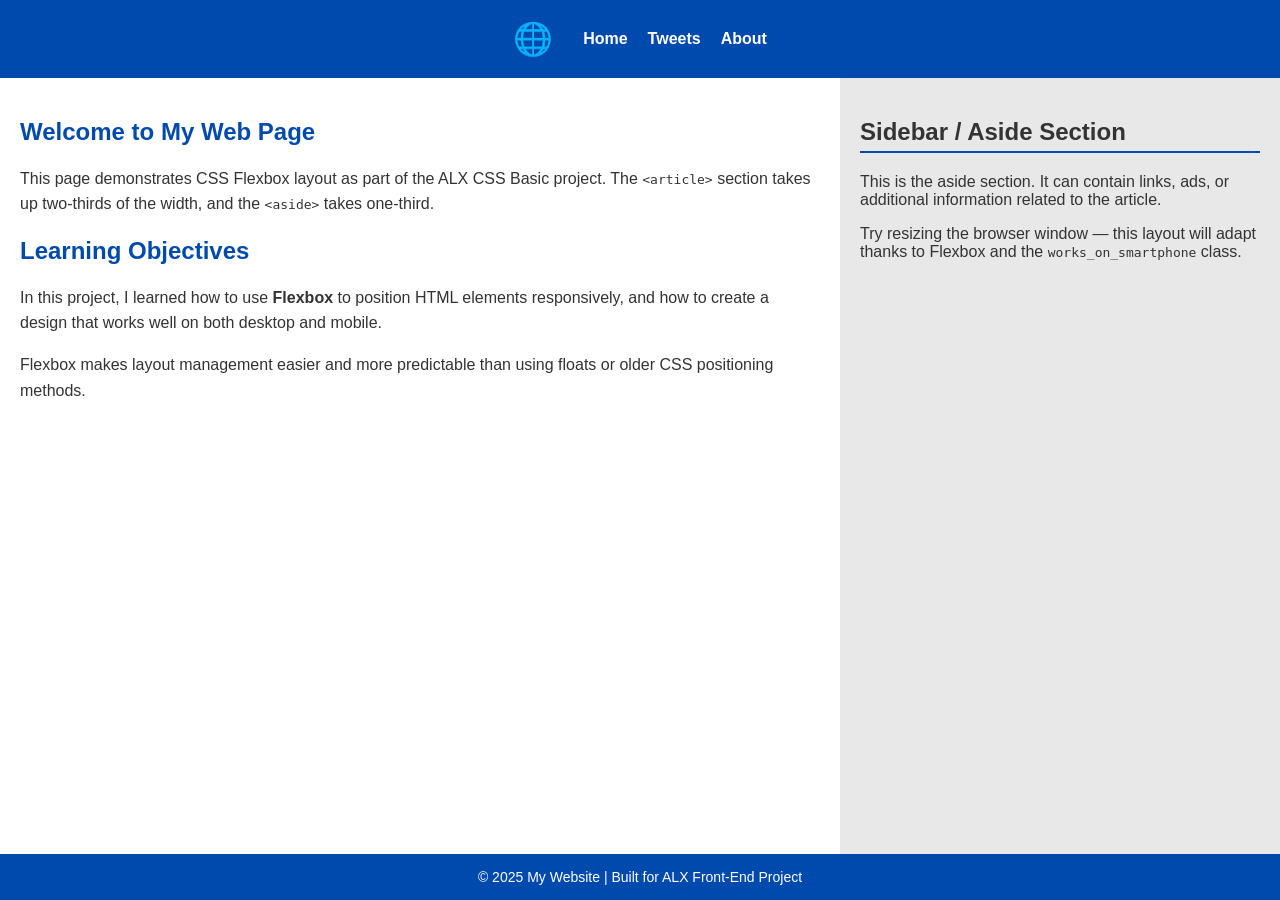
<file: css_basic/index.html>
<!DOCTYPE html>
<html lang="en">
  <head>
    <meta charset="UTF-8" />
    <meta name="viewport" content="width=device-width, initial-scale=1.0" />
    <title>My ALX CSS Basic Page</title>

    <!-- Link base and custom styles -->
    <link rel="stylesheet" href="base.css" />
    <link rel="stylesheet" href="styles.css" />
  </head>

  <body class="works_on_smartphone">
    <header>
      <ul>
        <!-- Optional logo using Unicode (e.g. 🌐) -->
        <li class="logo">&#127760;</li>
        <li><a href="index.html">Home</a></li>
        <li><a href="tweets.html">Tweets</a></li>
        <li><a href="#">About</a></li>
      </ul>
    </header>

    <main>
      <article>
        <h1>Welcome to My Web Page</h1>
        <p>
          This page demonstrates CSS Flexbox layout as part of the ALX CSS Basic
          project. The <code>&lt;article&gt;</code> section takes up two-thirds
          of the width, and the <code>&lt;aside&gt;</code> takes one-third.
        </p>

        <h2>Learning Objectives</h2>
        <p>
          In this project, I learned how to use <strong>Flexbox</strong> to
          position HTML elements responsively, and how to create a design that
          works well on both desktop and mobile.
        </p>

        <p>
          Flexbox makes layout management easier and more predictable than using
          floats or older CSS positioning methods.
        </p>
      </article>

      <aside>
        <h2>Sidebar / Aside Section</h2>
        <p>
          This is the aside section. It can contain links, ads, or additional
          information related to the article.
        </p>
        <p>
          Try resizing the browser window — this layout will adapt thanks to
          Flexbox and the <code>works_on_smartphone</code> class.
        </p>
      </aside>
    </main>

    <footer>
      <p>© 2025 My Website | Built for ALX Front-End Project</p>
    </footer>
  </body>
</html>
</file>
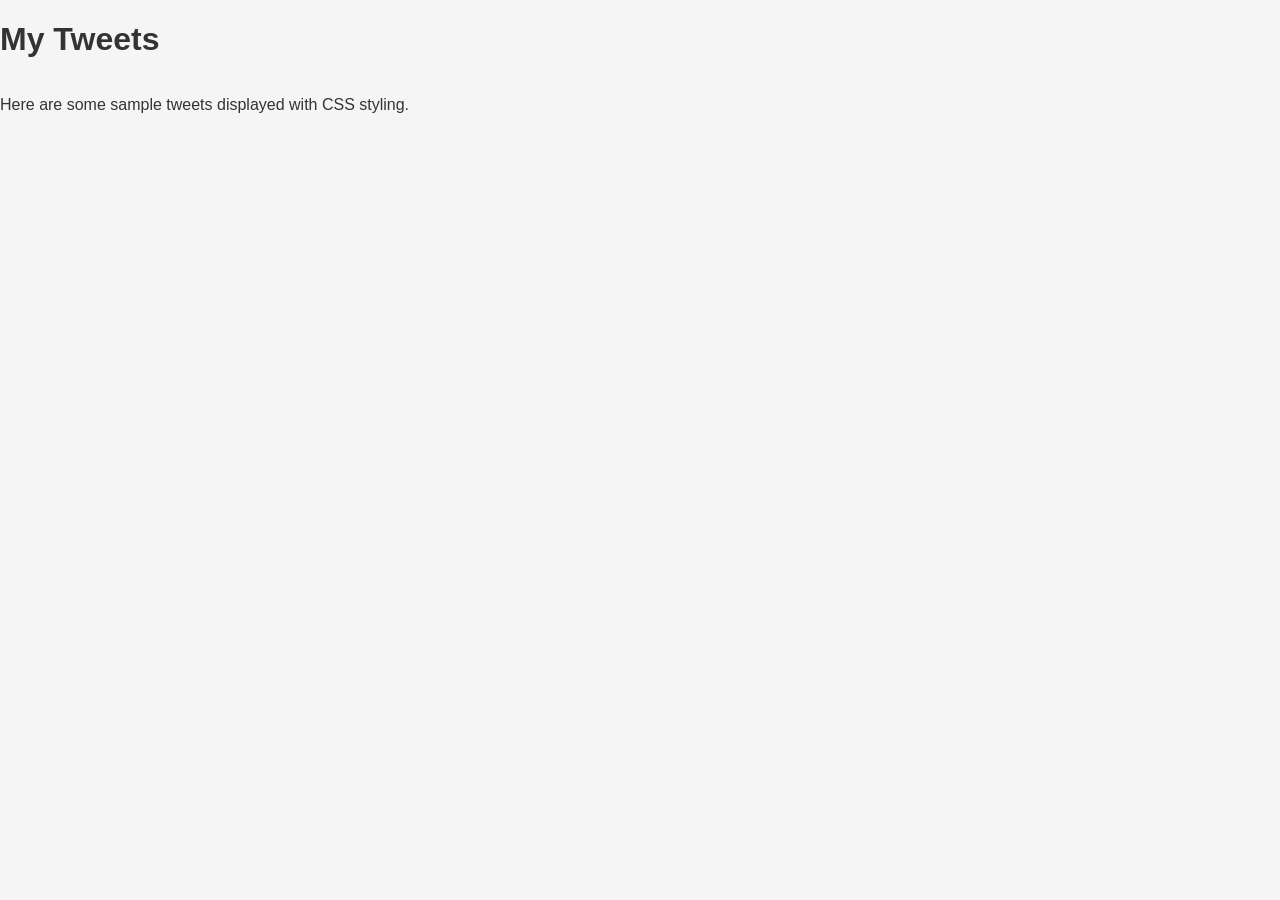
<file: css_basic/tweets.html>
<!DOCTYPE html>
<html lang="en">
<head>
  <meta charset="UTF-8">
  <meta name="viewport" content="width=device-width, initial-scale=1.0">
  <title>Tweets Page</title>
  <link rel="stylesheet" href="base.css">
  <link rel="stylesheet" href="styles.css">
</head>
<body>
  <h1>My Tweets</h1>
  <p>Here are some sample tweets displayed with CSS styling.</p>
</body>
</html>
</file>
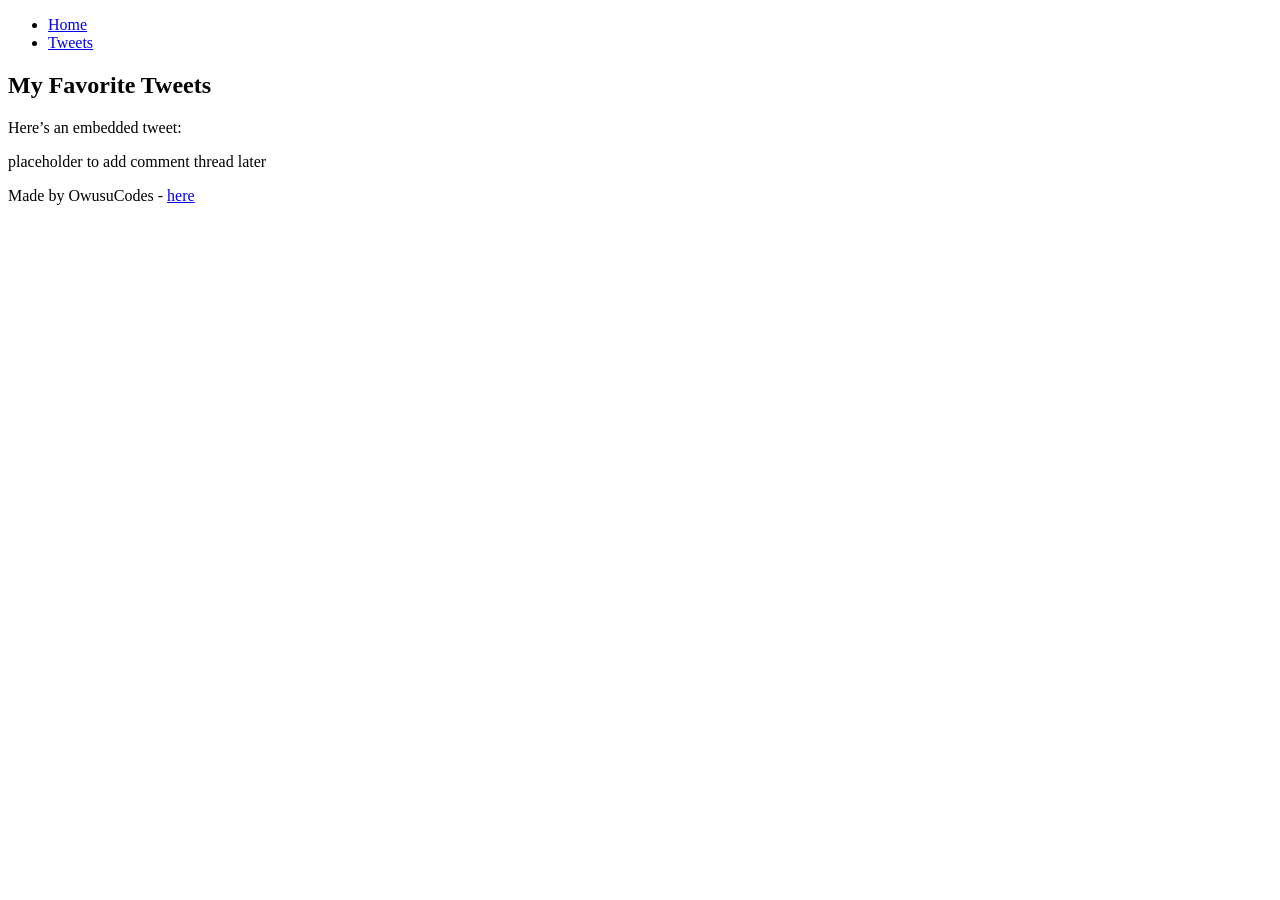
<file: css_basics/tweets.html>
<!DOCTYPE html>
<html lang="en">
<head>
  <meta charset="UTF-8">
  <title>My Tweets Page</title>
</head>
<body>
  <header>
    <ul>
      <li><a href="index.html">Home</a></li>
      <li><a href="tweets.html">Tweets</a></li>
    </ul>
  </header>

  <main>
    <article>
      <h1>My Favorite Tweets</h1>
      <p>Here’s an embedded tweet:</p>

      <blockquote class="twitter-tweet">
        <a href="https://x.com/elonmusk/status/1971796752463548834"></a>
      </blockquote>
      <script async src="https://platform.twitter.com/widgets.js" charset="utf-8"></script>
    </article>

    <aside>
      <p>placeholder to add comment thread later</p>
    </aside>
  </main>

  <footer>
    <p>Made by OwusuCodes - <a href="https://github.com/OwusuAsiedu" target="_blank">here</a></p>
  </footer>
</body>
</html>
</file>
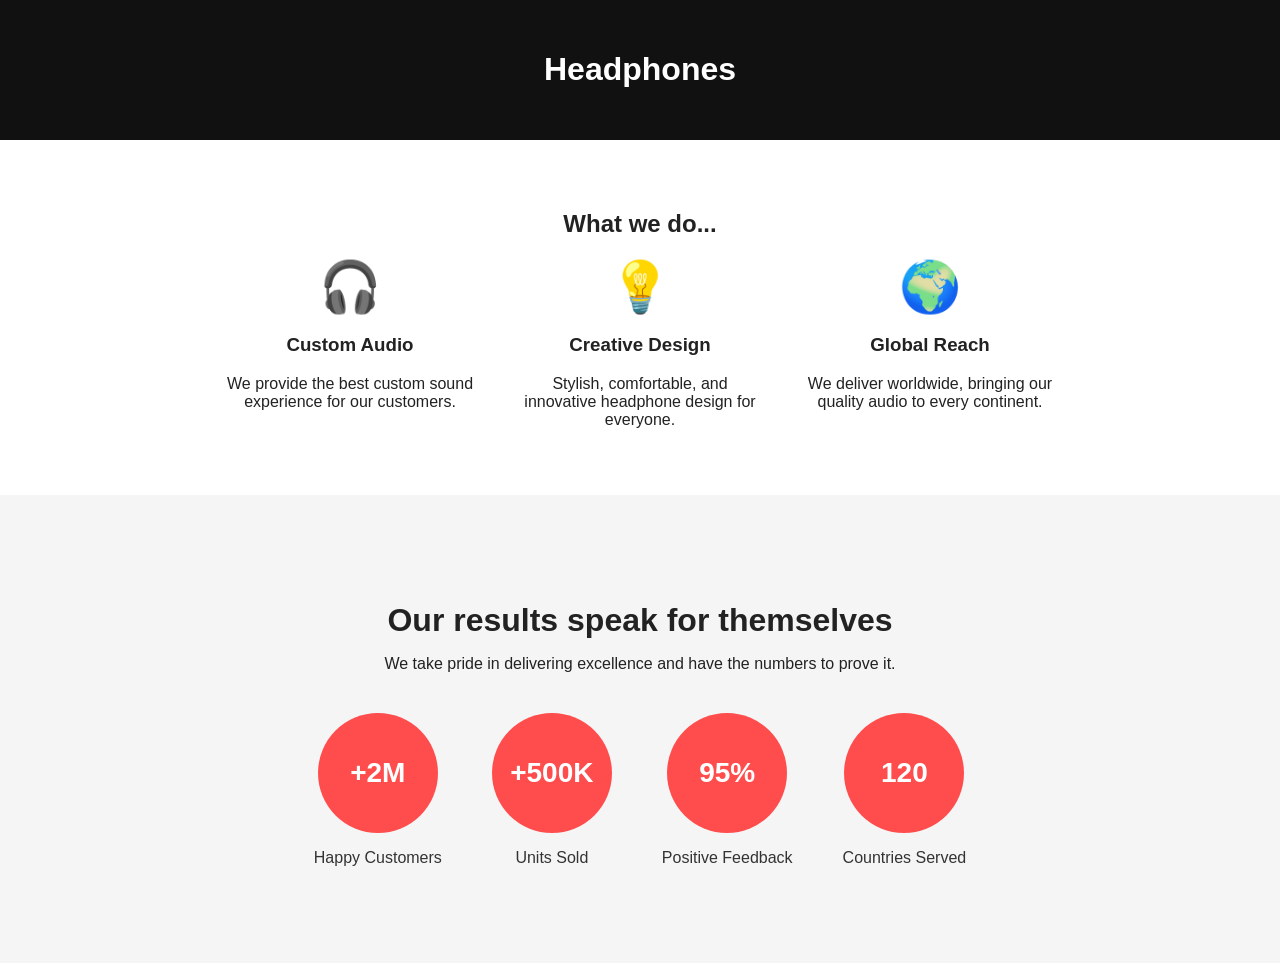
<file: headphones/2-index.html>
<!DOCTYPE html>
<html lang="en">
<head>
  <meta charset="UTF-8">
  <title>Headphones - Our Results</title>
  <link rel="stylesheet" href="2-styles.css">
</head>
<body>

  <!-- Header (same as before) -->
  <header>
    <h1>Headphones</h1>
  </header>

  <!-- What we do Section (reused) -->
  <section id="what-we-do">
    <h2>What we do...</h2>
    <div class="services">
      <div class="service">
        <div class="icon">🎧</div>
        <h3>Custom Audio</h3>
        <p>We provide the best custom sound experience for our customers.</p>
      </div>
      <div class="service">
        <div class="icon">💡</div>
        <h3>Creative Design</h3>
        <p>Stylish, comfortable, and innovative headphone design for everyone.</p>
      </div>
      <div class="service">
        <div class="icon">🌍</div>
        <h3>Global Reach</h3>
        <p>We deliver worldwide, bringing our quality audio to every continent.</p>
      </div>
    </div>
  </section>

  <!-- Our Results Section -->
  <section id="our-results">
    <h2>Our results speak for themselves</h2>
    <p>We take pride in delivering excellence and have the numbers to prove it.</p>
    <div class="results-container">
      <div class="result">
        <div class="circle">+2M</div>
        <p>Happy Customers</p>
      </div>
      <div class="result">
        <div class="circle">+500K</div>
        <p>Units Sold</p>
      </div>
      <div class="result">
        <div class="circle">95%</div>
        <p>Positive Feedback</p>
      </div>
      <div class="result">
        <div class="circle">120</div>
        <p>Countries Served</p>
      </div>
    </div>
  </section>

</body>
</html>
</file>
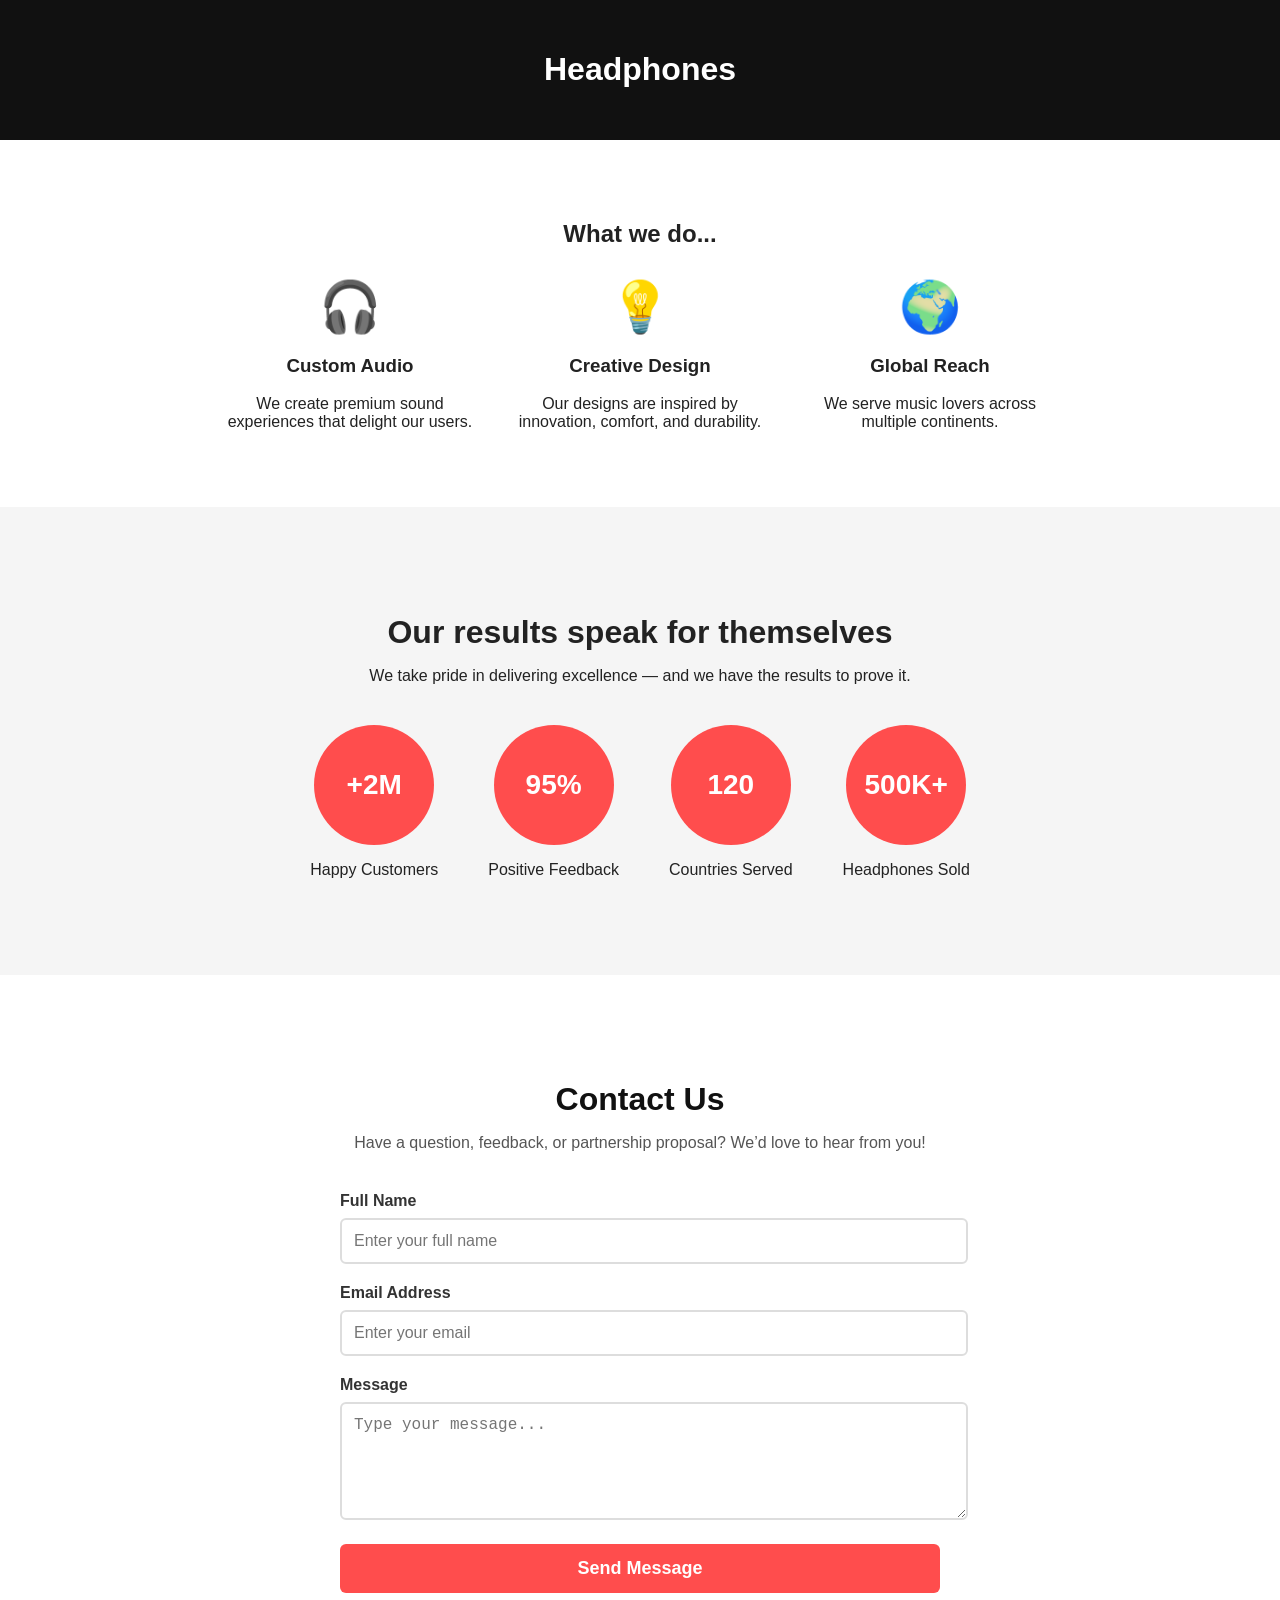
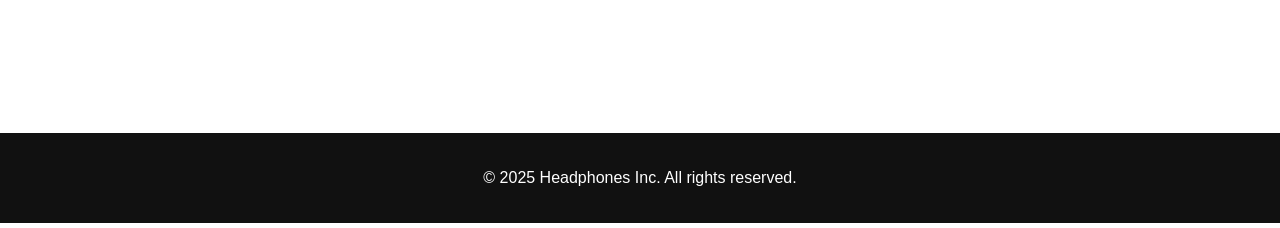
<file: headphones/3-index.html>
<!DOCTYPE html>
<html lang="en">
<head>
  <meta charset="UTF-8">
  <title>Headphones - Contact Us</title>
  <link rel="stylesheet" href="3-styles.css">
</head>
<body>

  <!-- Header -->
  <header>
    <h1>Headphones</h1>
  </header>

  <!-- What We Do -->
  <section id="what-we-do">
    <h2>What we do...</h2>
    <div class="services">
      <div class="service">
        <div class="icon">🎧</div>
        <h3>Custom Audio</h3>
        <p>We create premium sound experiences that delight our users.</p>
      </div>
      <div class="service">
        <div class="icon">💡</div>
        <h3>Creative Design</h3>
        <p>Our designs are inspired by innovation, comfort, and durability.</p>
      </div>
      <div class="service">
        <div class="icon">🌍</div>
        <h3>Global Reach</h3>
        <p>We serve music lovers across multiple continents.</p>
      </div>
    </div>
  </section>

  <!-- Our Results -->
  <section id="our-results">
    <h2>Our results speak for themselves</h2>
    <p>We take pride in delivering excellence — and we have the results to prove it.</p>

    <div class="results-container">
      <div class="result">
        <div class="circle">+2M</div>
        <p>Happy Customers</p>
      </div>
      <div class="result">
        <div class="circle">95%</div>
        <p>Positive Feedback</p>
      </div>
      <div class="result">
        <div class="circle">120</div>
        <p>Countries Served</p>
      </div>
      <div class="result">
        <div class="circle">500K+</div>
        <p>Headphones Sold</p>
      </div>
    </div>
  </section>

  <!-- Contact Us -->
  <section id="contact">
    <h2>Contact Us</h2>
    <p>Have a question, feedback, or partnership proposal? We’d love to hear from you!</p>

    <form class="contact-form" method="post" action="#">
      <div class="form-group">
        <label for="name">Full Name</label>
        <input type="text" id="name" name="name" placeholder="Enter your full name" required>
      </div>

      <div class="form-group">
        <label for="email">Email Address</label>
        <input type="email" id="email" name="email" placeholder="Enter your email" required>
      </div>

      <div class="form-group">
        <label for="message">Message</label>
        <textarea id="message" name="message" rows="5" placeholder="Type your message..." required></textarea>
      </div>

      <button type="submit" class="submit-btn">Send Message</button>
    </form>
  </section>

  <!-- Footer -->
  <footer>
    <p>&copy; 2025 Headphones Inc. All rights reserved.</p>
  </footer>

</body>
</html>
</file>
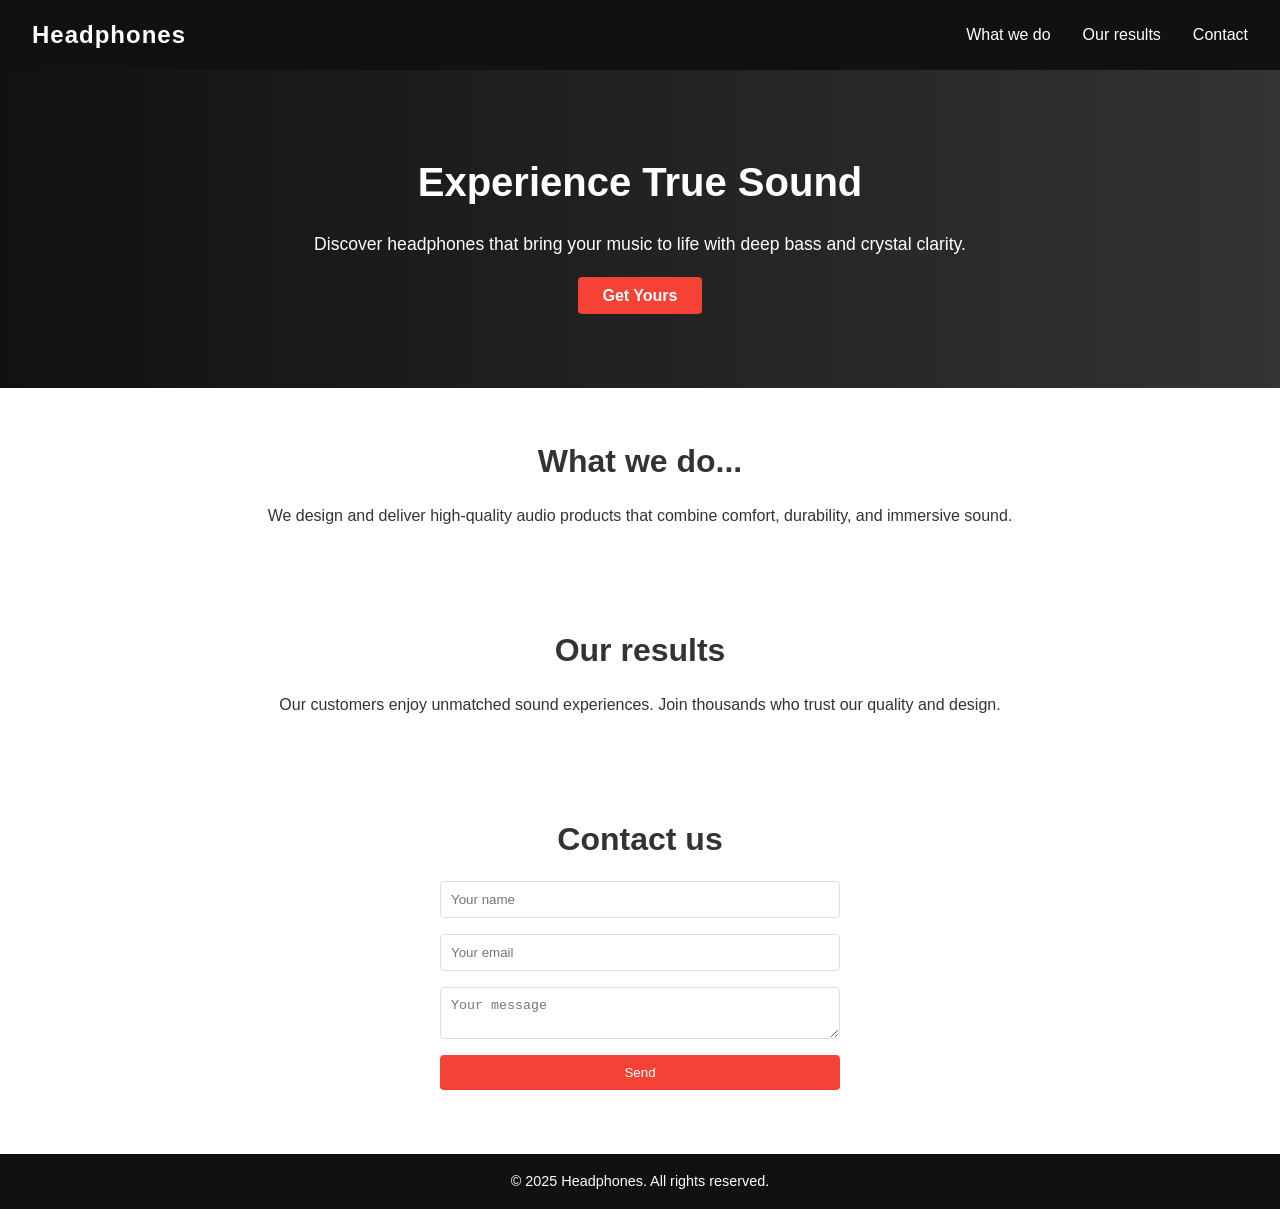
<file: headphones/8-index.html>
<!DOCTYPE html>
<html lang="en">
<head>
  <meta charset="UTF-8">
  <meta name="viewport" content="width=device-width, initial-scale=1.0">
  <title>Headphones</title>
  <link rel="stylesheet" href="8-styles.css">
</head>
<body>
  <!-- Header Section -->
  <header>
    <nav class="navbar">
      <div class="logo">Headphones</div>
      <ul class="nav-links" id="navLinks">
        <li><a href="#what-we-do">What we do</a></li>
        <li><a href="#our-results">Our results</a></li>
        <li><a href="#contact">Contact</a></li>
      </ul>

      <!-- Hamburger icon -->
      <div class="hamburger" id="hamburger">
        <span></span>
        <span></span>
        <span></span>
      </div>
    </nav>
  </header>

  <!-- Hero Section -->
  <section class="hero">
    <div class="hero-content">
      <h1>Experience True Sound</h1>
      <p>Discover headphones that bring your music to life with deep bass and crystal clarity.</p>
      <a href="#contact" class="btn">Get Yours</a>
    </div>
  </section>

  <!-- What We Do Section -->
  <section id="what-we-do" class="what-we-do">
    <h2>What we do...</h2>
    <p>We design and deliver high-quality audio products that combine comfort, durability, and immersive sound.</p>
  </section>

  <!-- Our Results Section -->
  <section id="our-results" class="our-results">
    <h2>Our results</h2>
    <p>Our customers enjoy unmatched sound experiences. Join thousands who trust our quality and design.</p>
  </section>

  <!-- Contact Section -->
  <section id="contact" class="contact">
    <h2>Contact us</h2>
    <form>
      <input type="text" placeholder="Your name" required>
      <input type="email" placeholder="Your email" required>
      <textarea placeholder="Your message" required></textarea>
      <button type="submit">Send</button>
    </form>
  </section>

  <!-- Footer -->
  <footer>
    <p>&copy; 2025 Headphones. All rights reserved.</p>
  </footer>

  <!-- Script -->
  <script>
    // Hamburger menu toggle
    const hamburger = document.getElementById("hamburger");
    const navLinks = document.getElementById("navLinks");

    hamburger.addEventListener("click", () => {
      hamburger.classList.toggle("active");
      navLinks.classList.toggle("show");
    });
  </script>
</body>
</html>
</file>
<file: css_basic/base.css>
/* base.css */
body {
  margin: 0;
  padding: 0;
  font-family: Arial, Helvetica, sans-serif;
  background-color: #f5f5f5;
}
</file>
<file: css_basic/styles.css>
/* ================================
   MAIN LAYOUT AND POSITIONING
   ================================ */

/* Make the body a flex container that stacks its children vertically */
body {
  display: flex;
  flex-direction: column;
  height: 100vh;
  margin: 0;
  font-family: Arial, Helvetica, sans-serif;
  background-color: #f5f5f5;
  color: #333;
}

/* Header styling */
header {
  background-color: #004aad;
  color: white;
  padding: 20px;
  text-align: center;
}

/* Optional logo styling (if used) */
header .logo {
  font-size: 32px;
  font-weight: bold;
  margin-right: 10px;
}

/* Navigation inside header */
header ul {
  list-style-type: none;
  padding: 0;
  margin: 0;
  display: flex;
  justify-content: center;
  align-items: center;
  gap: 20px;
}

header li {
  display: inline-block;
}

header a {
  color: white;
  text-decoration: none;
  font-weight: bold;
}

header a:hover {
  text-decoration: underline;
}

/* Main section: contains article and aside */
main {
  display: flex;
  flex-direction: row;
  flex: auto;
  overflow: hidden;
}

/* Article takes 2/3 of the width */
article {
  flex: 2;
  padding: 20px;
  background-color: white;
  overflow-y: auto;
}

/* Aside takes 1/3 of the width */
aside {
  flex: 1;
  padding: 20px;
  background-color: #e8e8e8;
  overflow-y: auto;
}

/* Footer styling */
footer {
  background-color: #004aad;
  color: white;
  text-align: center;
  padding: 15px;
}

/* ================================
   RESPONSIVE DESIGN
   ================================ */

/* For screens like smartphones */
body.works_on_smartphone {
  display: flex;
  flex-direction: column;
}

/* When viewed on small screens (≤ 768px), stack content */
@media (max-width: 768px) {
  main {
    flex-direction: column;
  }

  article, aside {
    flex: 1 1 100%;
  }

  header ul {
    flex-direction: column;
    gap: 10px;
  }
}

/* ================================
   ADDITIONAL CUSTOM STYLES
   ================================ */

/* You can freely modify below this line for more personality */

article h1, article h2, article h3 {
  color: #004aad;
}

article p {
  line-height: 1.6;
  margin-bottom: 1em;
}

aside h2 {
  color: #333;
  border-bottom: 2px solid #004aad;
  padding-bottom: 5px;
}

footer p {
  margin: 0;
  font-size: 14px;
}
</file>
<file: headphones/2-styles.css>
body {
  font-family: Arial, sans-serif;
  margin: 0;
  padding: 0;
  background: #fff;
  color: #222;
}

header {
  text-align: center;
  padding: 30px;
  background: #111;
  color: #fff;
}

/* What We Do */
#what-we-do {
  text-align: center;
  padding: 50px 20px;
}

.services {
  display: flex;
  justify-content: center;
  flex-wrap: wrap;
  gap: 40px;
}

.service {
  max-width: 250px;
}

.service .icon {
  font-size: 50px;
  color: #ff4d4d;
}

/* Our Results */
#our-results {
  text-align: center;
  padding: 80px 20px;
  background: #f5f5f5;
}

#our-results h2 {
  font-size: 32px;
  margin-bottom: 15px;
}

.results-container {
  display: flex;
  justify-content: center;
  flex-wrap: wrap;
  gap: 50px;
  margin-top: 40px;
}

.result {
  text-align: center;
}

.result .circle {
  width: 120px;
  height: 120px;
  background-color: #ff4d4d;
  color: white;
  border-radius: 50%;
  display: flex;
  align-items: center;
  justify-content: center;
  font-size: 28px;
  font-weight: bold;
  margin: 0 auto 15px;
}

.result p {
  font-size: 16px;
  color: #333;
}
</file>
<file: headphones/3-styles.css>
/* General */
body {
  font-family: Arial, sans-serif;
  margin: 0;
  padding: 0;
  background: #fff;
  color: #222;
}

/* Header */
header {
  background-color: #111;
  color: #fff;
  text-align: center;
  padding: 30px;
}

/* What We Do */
#what-we-do {
  text-align: center;
  padding: 60px 20px;
}

.services {
  display: flex;
  flex-wrap: wrap;
  justify-content: center;
  gap: 40px;
  margin-top: 30px;
}

.service {
  max-width: 250px;
}

.icon {
  font-size: 50px;
  color: #ff4d4d;
  margin-bottom: 10px;
}

/* Our Results */
#our-results {
  text-align: center;
  background-color: #f5f5f5;
  padding: 80px 20px;
}

#our-results h2 {
  font-size: 32px;
  margin-bottom: 15px;
}

.results-container {
  display: flex;
  flex-wrap: wrap;
  justify-content: center;
  gap: 50px;
  margin-top: 40px;
}

.result {
  text-align: center;
}

.circle {
  width: 120px;
  height: 120px;
  background-color: #ff4d4d;
  color: white;
  border-radius: 50%;
  display: flex;
  align-items: center;
  justify-content: center;
  font-size: 28px;
  font-weight: bold;
  margin: 0 auto 15px;
}

/* Contact Us */
#contact {
  background-color: #fff;
  text-align: center;
  padding: 80px 20px;
}

#contact h2 {
  font-size: 32px;
  color: #111;
  margin-bottom: 10px;
}

#contact p {
  font-size: 16px;
  color: #555;
  margin-bottom: 40px;
}

.contact-form {
  max-width: 600px;
  margin: 0 auto;
  text-align: left;
}

.form-group {
  margin-bottom: 20px;
}

label {
  display: block;
  font-weight: bold;
  margin-bottom: 8px;
  color: #333;
}

input,
textarea {
  width: 100%;
  padding: 12px;
  border: 2px solid #ddd;
  border-radius: 6px;
  font-size: 16px;
  transition: all 0.3s ease;
}

input:focus,
textarea:focus {
  border-color: #ff4d4d;
  outline: none;
  box-shadow: 0 0 5px rgba(255, 77, 77, 0.3);
}

.submit-btn {
  display: block;
  width: 100%;
  background-color: #ff4d4d;
  color: white;
  font-size: 18px;
  font-weight: bold;
  padding: 14px;
  border: none;
  border-radius: 6px;
  cursor: pointer;
  transition: background 0.3s ease;
}

.submit-btn:hover {
  background-color: #e43b3b;
}

/* Footer */
footer {
  background-color: #111;
  color: #fff;
  text-align: center;
  padding: 20px 0;
  margin-top: 60px;
}

/* Responsive */
@media (max-width: 768px) {
  .contact-form {
    width: 90%;
  }
}
</file>
<file: headphones/8-styles.css>
/* ===== Reset ===== */
* {
  margin: 0;
  padding: 0;
  box-sizing: border-box;
}

/* ===== Base Styles ===== */
body {
  font-family: Arial, Helvetica, sans-serif;
  color: #333;
  background-color: #fff;
  line-height: 1.6;
}

/* ===== Header ===== */
header {
  background: #111;
  color: #fff;
  padding: 1rem 2rem;
  position: sticky;
  top: 0;
  z-index: 10;
}

.navbar {
  display: flex;
  justify-content: space-between;
  align-items: center;
}

.logo {
  font-size: 1.5rem;
  font-weight: bold;
  letter-spacing: 1px;
}

/* Navigation Links */
.nav-links {
  list-style: none;
  display: flex;
  gap: 2rem;
}

.nav-links a {
  color: #fff;
  text-decoration: none;
  font-weight: 500;
  transition: color 0.3s ease;
}

.nav-links a:hover {
  color: #f44336;
}

/* ===== Hero Section ===== */
.hero {
  background: linear-gradient(to right, #111, #333);
  color: #fff;
  text-align: center;
  padding: 5rem 2rem;
}

.hero h1 {
  font-size: 2.5rem;
  margin-bottom: 1rem;
}

.hero p {
  font-size: 1.1rem;
  margin-bottom: 1.5rem;
}

.btn {
  background: #f44336;
  color: #fff;
  padding: 10px 25px;
  border-radius: 4px;
  text-decoration: none;
  font-weight: bold;
  transition: background 0.3s ease;
}

.btn:hover {
  background: #d32f2f;
}

/* ===== Sections ===== */
section {
  padding: 3rem 2rem;
  text-align: center;
}

section h2 {
  font-size: 2rem;
  margin-bottom: 1rem;
}

/* ===== Contact Form ===== */
form {
  display: flex;
  flex-direction: column;
  max-width: 400px;
  margin: 1rem auto;
  gap: 1rem;
}

form input,
form textarea {
  padding: 10px;
  border: 1px solid #ddd;
  border-radius: 4px;
}

form button {
  padding: 10px;
  background: #f44336;
  color: #fff;
  border: none;
  border-radius: 4px;
  cursor: pointer;
  transition: 0.3s;
}

form button:hover {
  background: #d32f2f;
}

/* ===== Footer ===== */
footer {
  background: #111;
  color: #fff;
  text-align: center;
  padding: 1rem;
  font-size: 0.9rem;
}

/* ===== Hamburger Menu ===== */
.hamburger {
  display: none;
  flex-direction: column;
  cursor: pointer;
  gap: 5px;
}

.hamburger span {
  width: 25px;
  height: 3px;
  background: #fff;
  border-radius: 3px;
  transition: all 0.3s ease;
}

/* ===== Mobile Responsiveness ===== */
@media (max-width: 480px) {
  .nav-links {
    position: absolute;
    top: 60px;
    right: 0;
    background: #111;
    width: 200px;
    flex-direction: column;
    align-items: center;
    gap: 1rem;
    padding: 1rem;
    transform: translateX(100%);
    transition: transform 0.3s ease;
  }

  .nav-links.show {
    transform: translateX(0);
  }

  .hamburger {
    display: flex;
  }

  /* Animate hamburger lines */
  .hamburger.active span:nth-child(1) {
    transform: rotate(45deg) translateY(8px);
  }

  .hamburger.active span:nth-child(2) {
    opacity: 0;
  }

  .hamburger.active span:nth-child(3) {
    transform: rotate(-45deg) translateY(-8px);
  }
}
</file>
